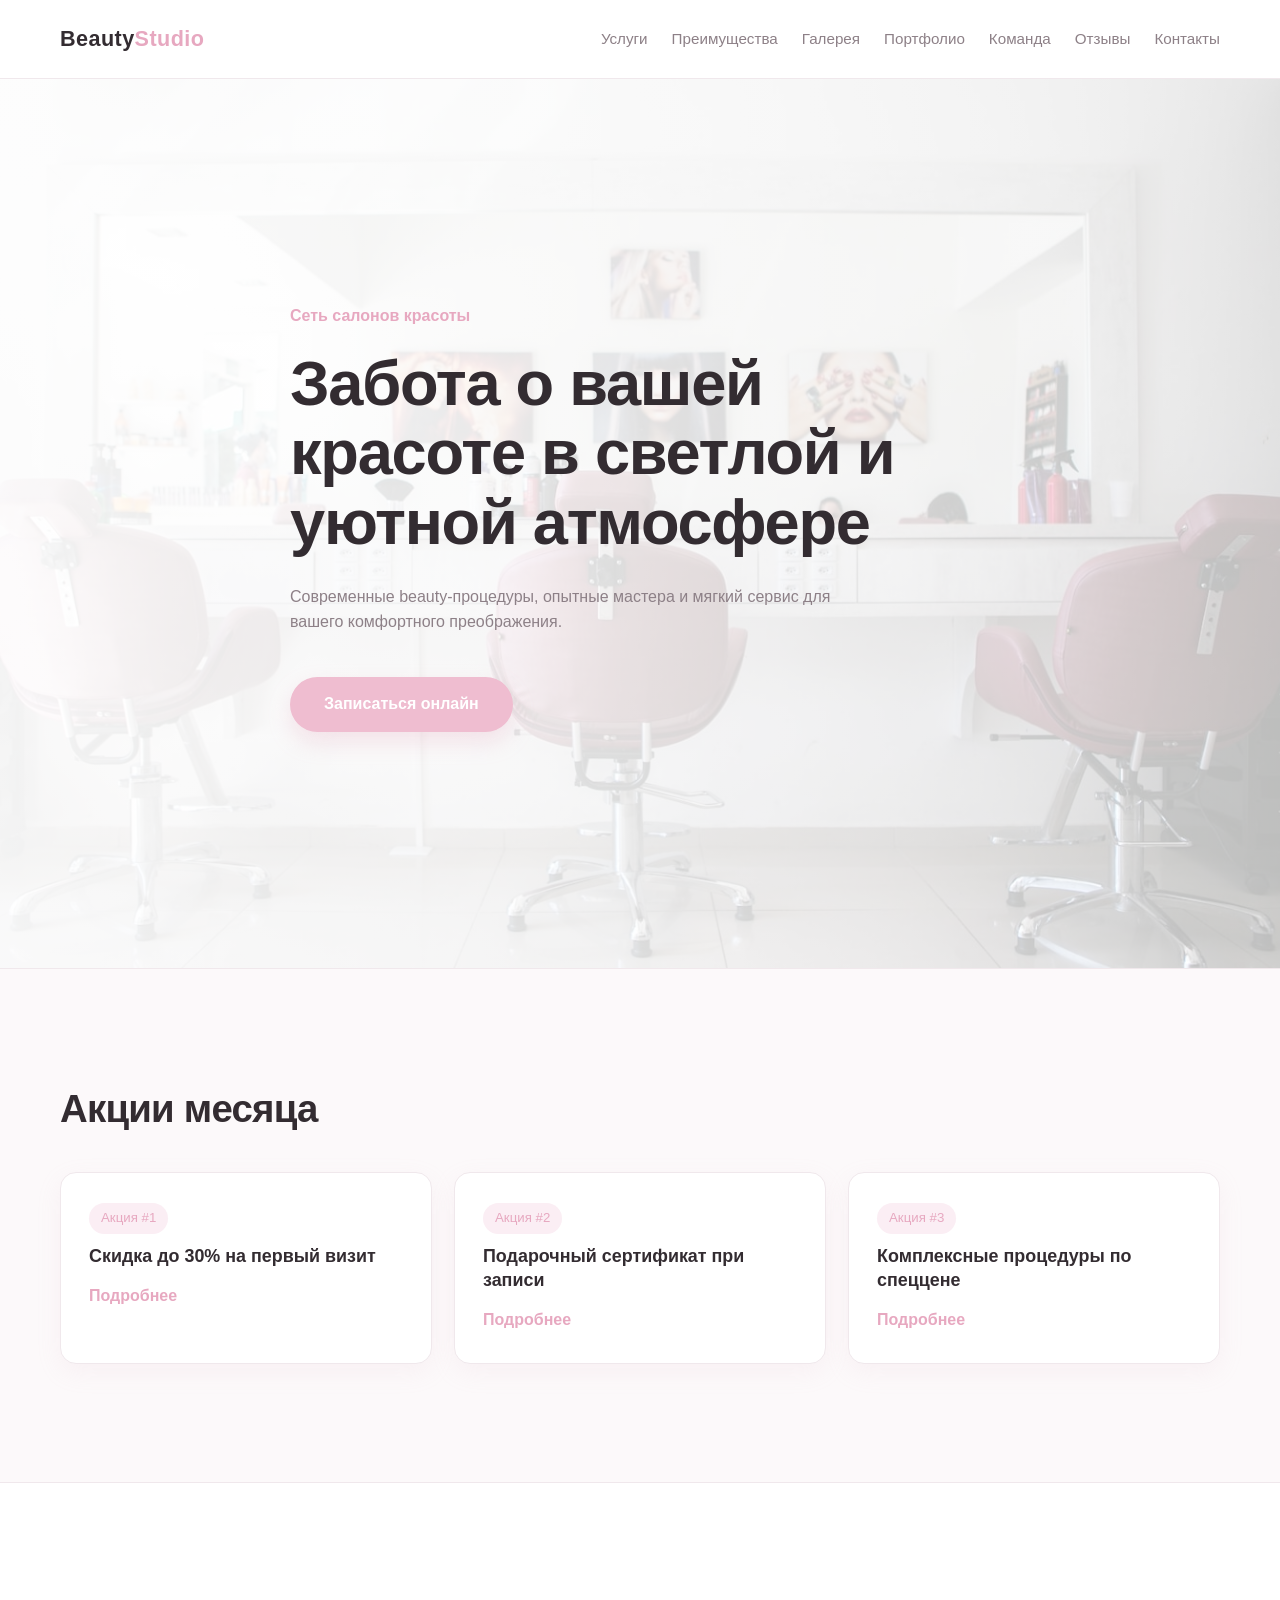
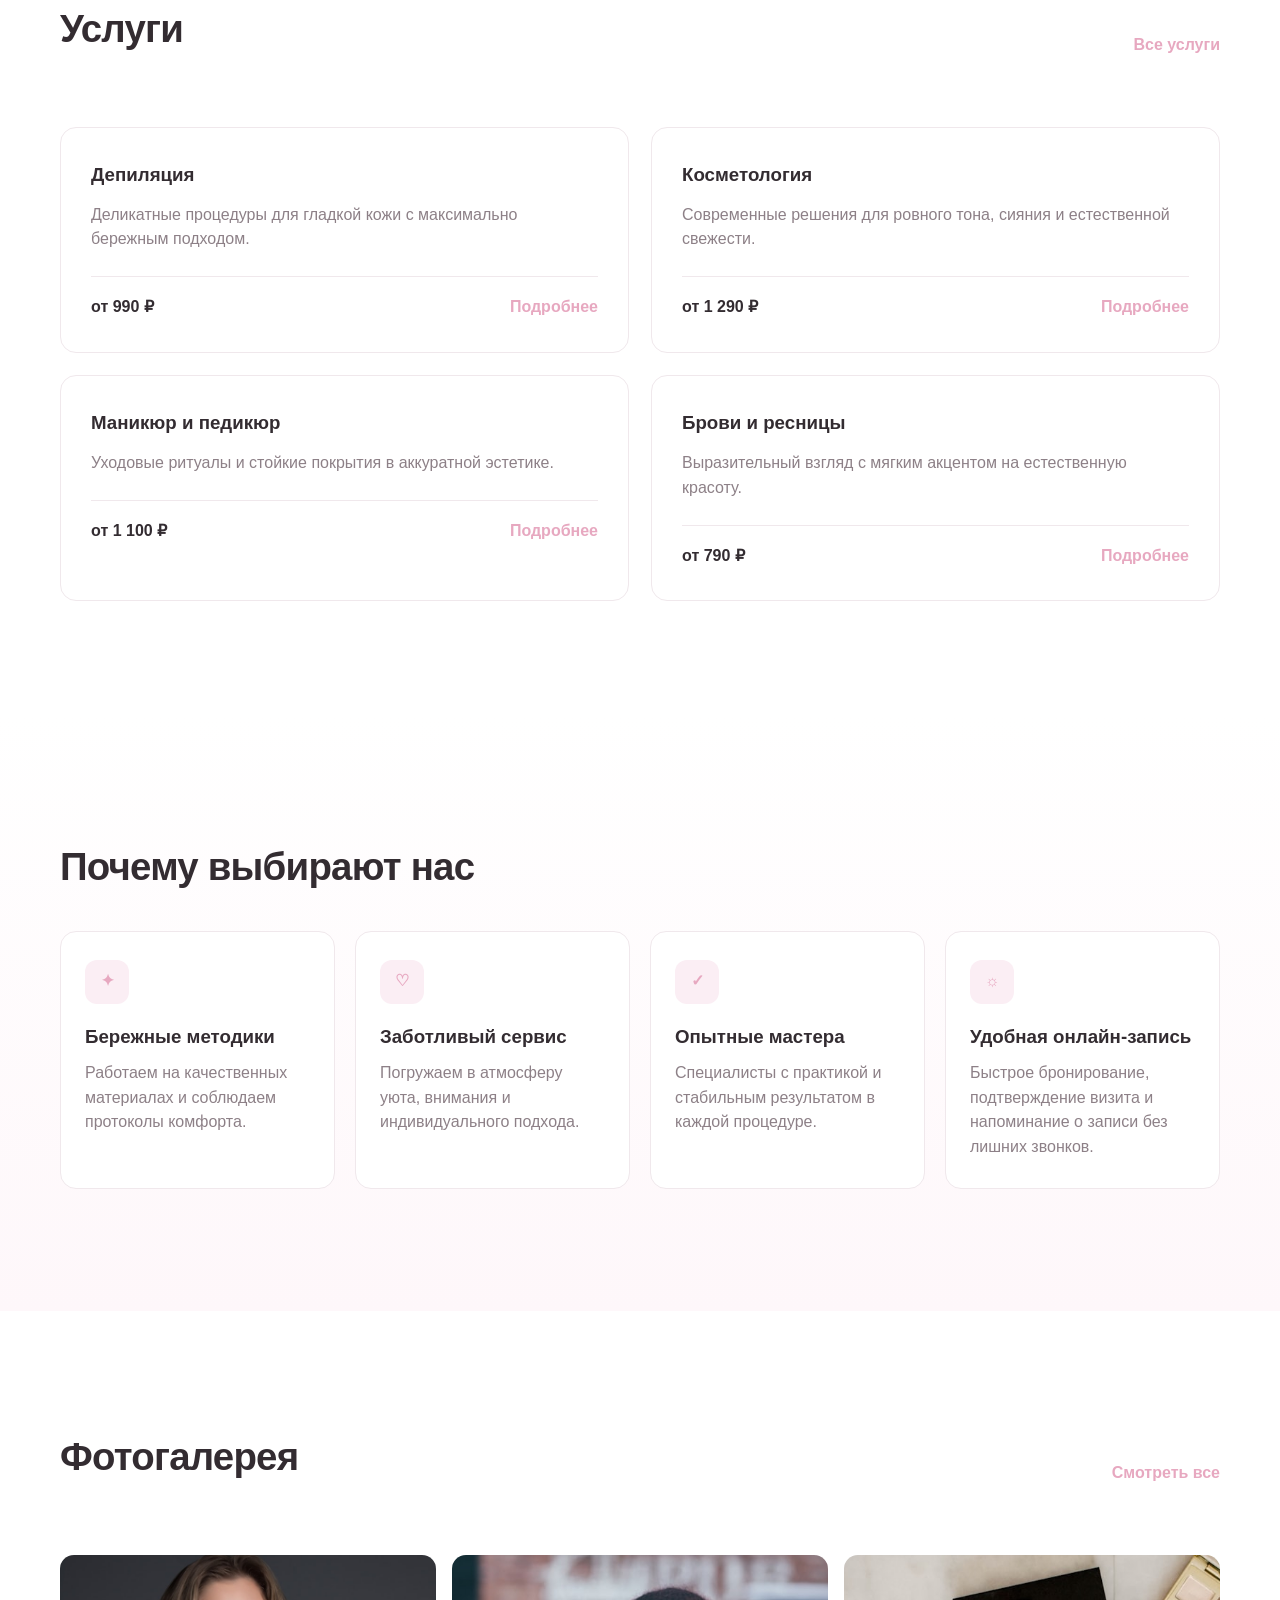
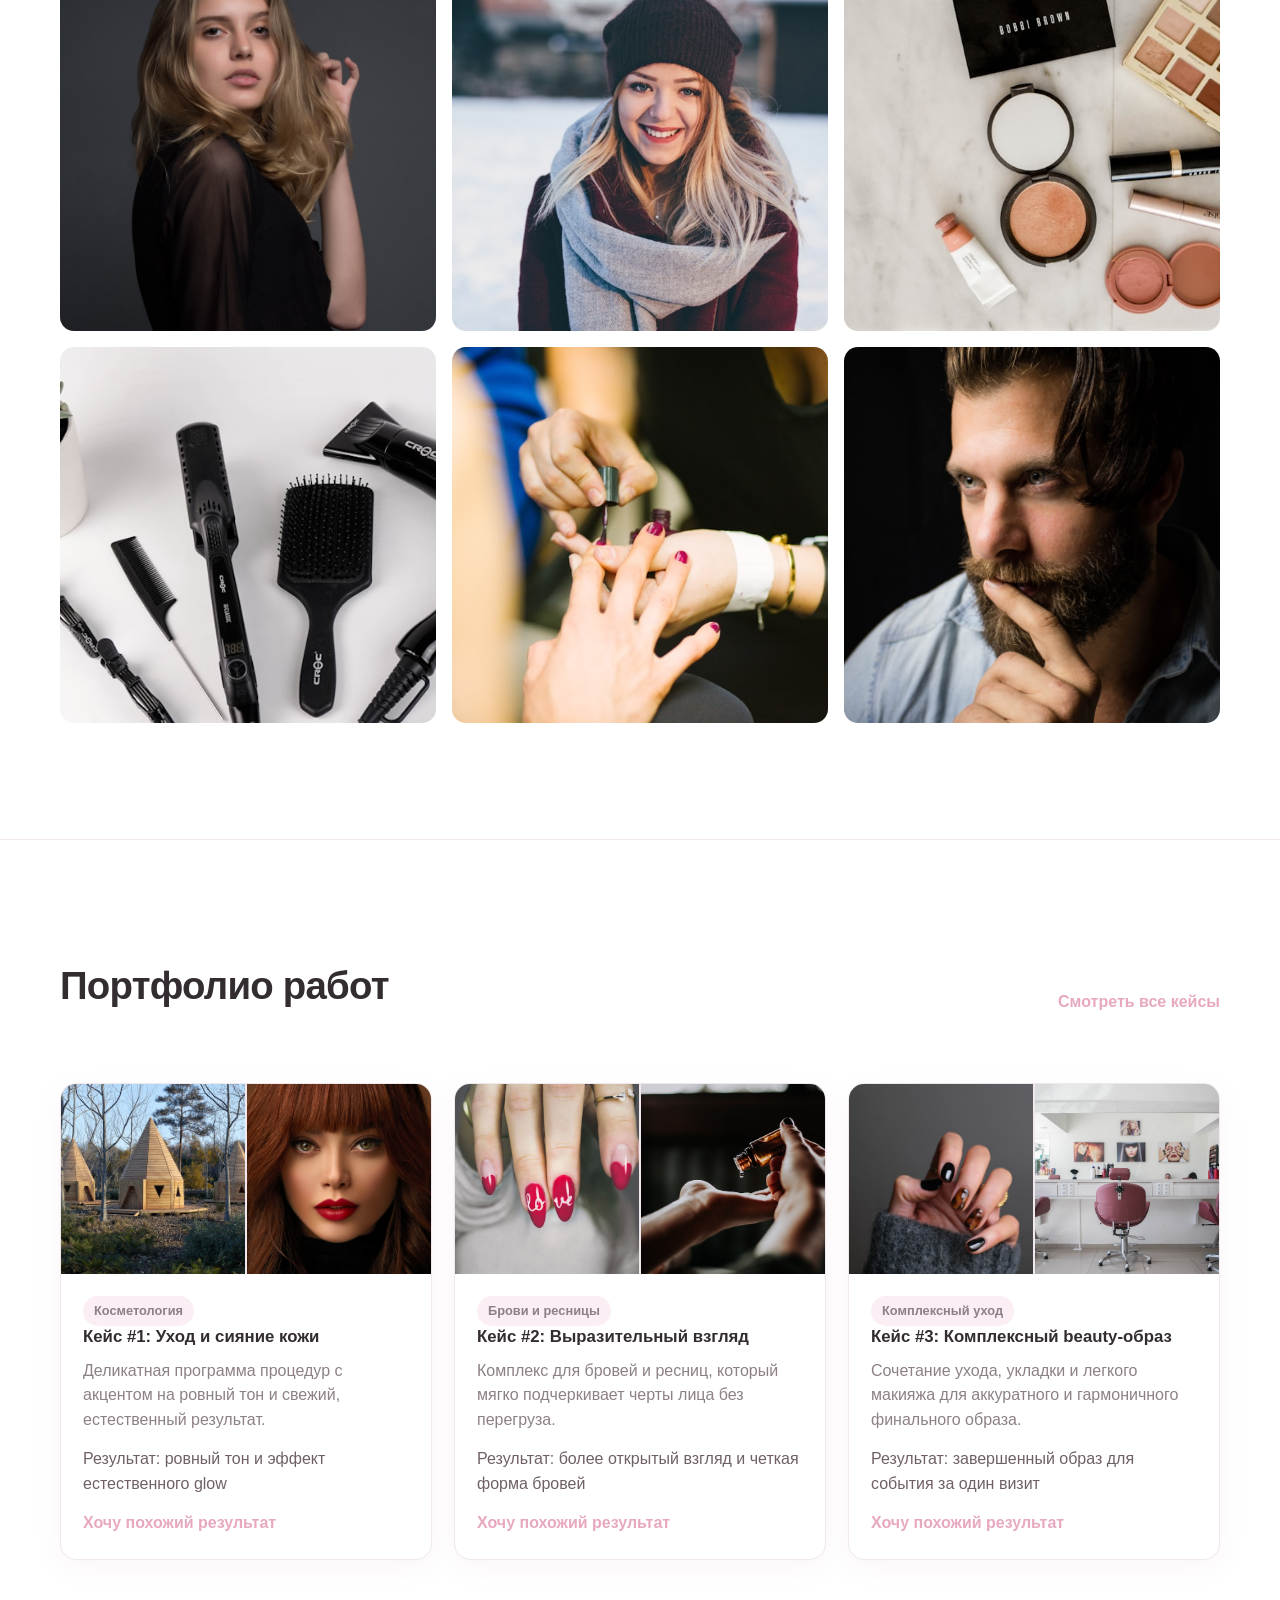
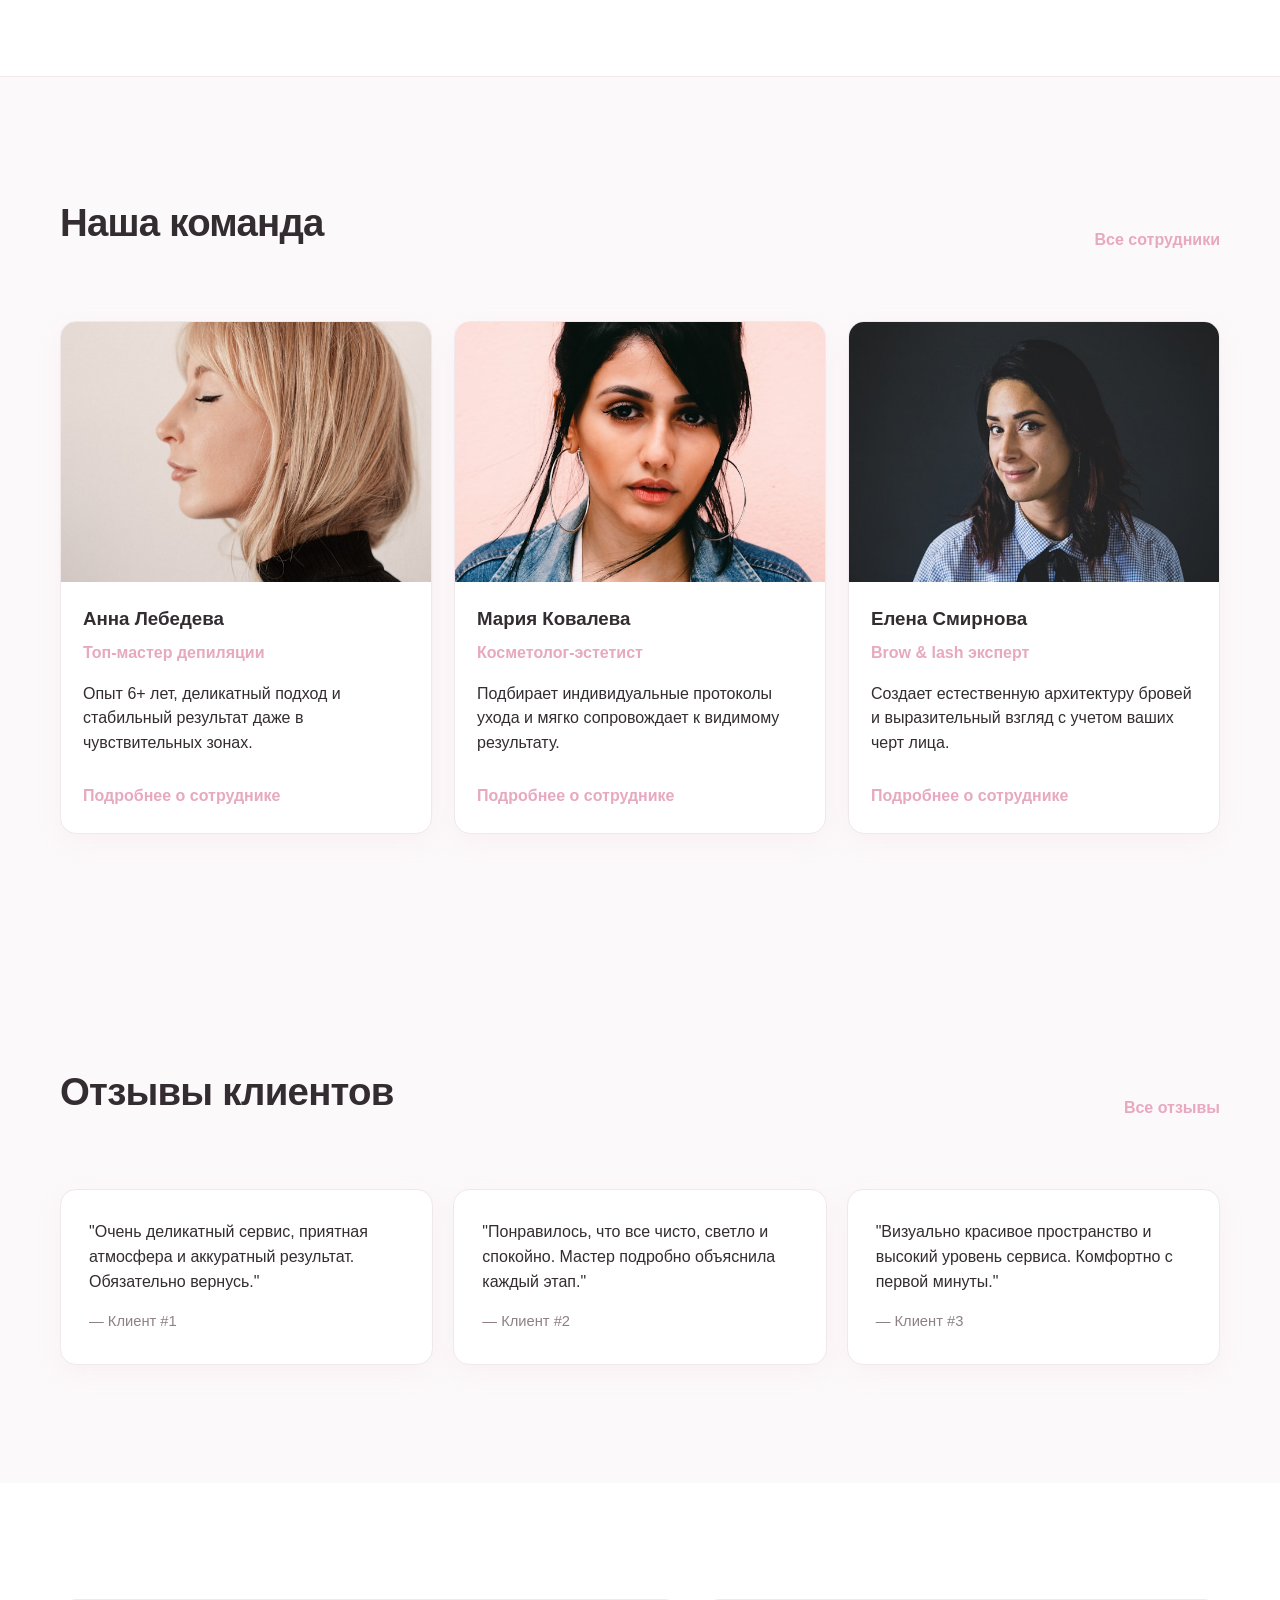
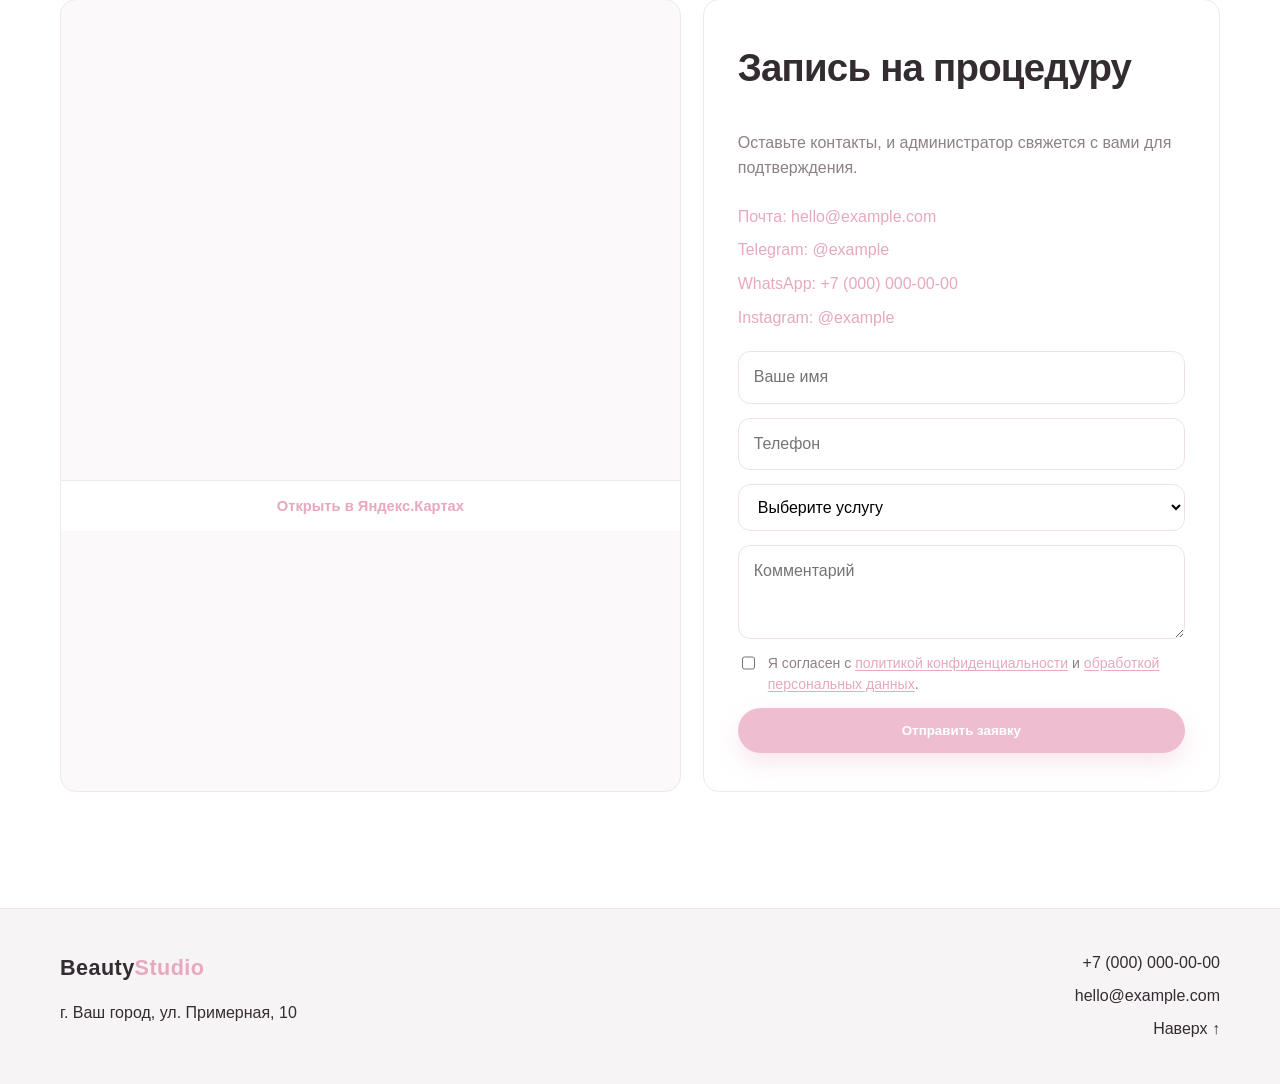
<file: index.html>
<!DOCTYPE html>
<html lang="ru">
<head>
  <meta charset="UTF-8">
  <meta name="viewport" content="width=device-width, initial-scale=1.0">
  <title>Beauty Studio - Светлый beauty лендинг</title>
  <meta name="description" content="Светлый beauty сайт с пастельными акцентами, услугами, галереей, отзывами и формой записи.">
  <script>
    (function () {
      if (location.protocol === "file:") return;
      var p = location.pathname;
      if (p.endsWith(".html")) {
        p = p.replace(/[^/]+$/, "");
      }
      if (!p.endsWith("/")) {
        p += "/";
      }
      var b = document.createElement("base");
      b.href = p || "/";
      document.head.insertBefore(b, document.head.firstChild);
    })();
  </script>
  <link rel="stylesheet" href="styles.css">
</head>
<body>
  <header class="site-header" id="top">
    <div class="container header-inner">
      <!-- EDIT HERE: Логотип -->
      <a href="#top" class="logo">Beauty<span>Studio</span></a>

      <button class="menu-toggle" aria-label="Открыть меню" aria-expanded="false">☰</button>
      <nav class="nav">
        <a href="#services">Услуги</a>
        <a href="#advantages">Преимущества</a>
        <a href="#gallery">Галерея</a>
        <a href="#portfolio">Портфолио</a>
        <a href="#team">Команда</a>
        <a href="#reviews">Отзывы</a>
        <a href="#contacts">Контакты</a>
      </nav>
    </div>
  </header>

  <main>
    <section class="hero fade-in">
      <!-- Фон через img — тот же путь, что у галереи (корректно на GitHub Pages) -->
      <img class="hero-bg" src="images/hero.jpg" alt="" width="1600" height="900" decoding="async" fetchpriority="high">
      <div class="hero-overlay"></div>
      <div class="container hero-content">
        <!-- EDIT HERE: Hero текст -->
        <p class="hero-kicker">Сеть салонов красоты</p>
        <h1>Забота о вашей красоте в светлой и уютной атмосфере</h1>
        <p class="hero-subtitle">Современные beauty-процедуры, опытные мастера и мягкий сервис для вашего комфортного преображения.</p>
        <a href="#" class="btn btn-primary js-open-booking" id="hero-booking-btn">Записаться онлайн</a>
      </div>
    </section>

    <section class="promos fade-in">
      <div class="container">
        <h2>Акции месяца</h2>
        <div class="promo-grid">
          <!-- EDIT HERE: Карточки акций -->
          <article class="promo-card">
            <p class="promo-badge">Акция #1</p>
            <h3>Скидка до 30% на первый визит</h3>
            <a href="#" class="link-arrow js-service-details" data-service="Акция #1: Скидка до 30% на первый визит" data-description="Скидка действует на первое посещение при предварительной записи через сайт или мессенджер." data-duration="до конца месяца" data-price="выгода до 30%">Подробнее</a>
          </article>
          <article class="promo-card">
            <p class="promo-badge">Акция #2</p>
            <h3>Подарочный сертификат при записи</h3>
            <a href="#" class="link-arrow js-service-details" data-service="Акция #2: Подарочный сертификат" data-description="При записи на комплексную услугу вы получаете сертификат, который можно подарить близкому человеку." data-duration="ограниченное предложение" data-price="сертификат в подарок">Подробнее</a>
          </article>
          <article class="promo-card">
            <p class="promo-badge">Акция #3</p>
            <h3>Комплексные процедуры по спеццене</h3>
            <a href="#" class="link-arrow js-service-details" data-service="Акция #3: Комплекс по спеццене" data-description="Комбинация популярных процедур в одном визите по сниженной стоимости." data-duration="60-120 минут" data-price="индивидуальный расчет">Подробнее</a>
          </article>
        </div>
      </div>
    </section>

    <section class="services fade-in" id="services">
      <div class="container">
        <div class="section-head">
          <h2>Услуги</h2>
          <a href="#" class="link-arrow js-expand-trigger" data-target="#services-list" data-items=".is-extra-service" data-default-text="Все услуги">Все услуги</a>
        </div>
        <div class="service-grid" id="services-list">
          <!-- EDIT HERE: Услуги -->
          <article class="service-card">
            <h3>Депиляция</h3>
            <p>Деликатные процедуры для гладкой кожи с максимально бережным подходом.</p>
            <div class="service-meta"><span>от 990 ₽</span><a href="#" class="js-service-details" data-service="Депиляция" data-description="Шугаринг, воск и деликатные техники с учетом чувствительности кожи." data-duration="30-60 минут" data-price="от 990 ₽">Подробнее</a></div>
          </article>
          <article class="service-card">
            <h3>Косметология</h3>
            <p>Современные решения для ровного тона, сияния и естественной свежести.</p>
            <div class="service-meta"><span>от 1 290 ₽</span><a href="#" class="js-service-details" data-service="Косметология" data-description="Чистки, пилинги и уходовые программы под задачи вашей кожи." data-duration="45-90 минут" data-price="от 1 290 ₽">Подробнее</a></div>
          </article>
          <article class="service-card">
            <h3>Маникюр и педикюр</h3>
            <p>Уходовые ритуалы и стойкие покрытия в аккуратной эстетике.</p>
            <div class="service-meta"><span>от 1 100 ₽</span><a href="#" class="js-service-details" data-service="Маникюр и педикюр" data-description="Аппаратные и комбинированные техники, стойкие покрытия и spa-уход." data-duration="60-120 минут" data-price="от 1 100 ₽">Подробнее</a></div>
          </article>
          <article class="service-card">
            <h3>Брови и ресницы</h3>
            <p>Выразительный взгляд с мягким акцентом на естественную красоту.</p>
            <div class="service-meta"><span>от 790 ₽</span><a href="#" class="js-service-details" data-service="Брови и ресницы" data-description="Архитектура бровей, ламинирование и уходовые процедуры для выразительного взгляда." data-duration="30-75 минут" data-price="от 790 ₽">Подробнее</a></div>
          </article>
          <article class="service-card is-extra is-extra-service">
            <h3>Визаж</h3>
            <p>Дневной, вечерний и event-макияж с учетом ваших черт и стилистики образа.</p>
            <div class="service-meta"><span>от 1 490 ₽</span><a href="#" class="js-service-details" data-service="Визаж" data-description="Подбор макияжа под событие, тип кожи и ваши предпочтения по интенсивности." data-duration="45-80 минут" data-price="от 1 490 ₽">Подробнее</a></div>
          </article>
          <article class="service-card is-extra is-extra-service">
            <h3>Парикмахерские услуги</h3>
            <p>Стрижки, укладки и уходовые ритуалы для аккуратного и ухоженного вида.</p>
            <div class="service-meta"><span>от 1 390 ₽</span><a href="#" class="js-service-details" data-service="Парикмахерские услуги" data-description="Стрижки, укладки и восстановление волос в формате консультации и персонального подбора." data-duration="60-120 минут" data-price="от 1 390 ₽">Подробнее</a></div>
          </article>
          <article class="service-card is-extra is-extra-service">
            <h3>Массаж</h3>
            <p>Расслабляющие и моделирующие техники для красоты и легкости в теле.</p>
            <div class="service-meta"><span>от 1 690 ₽</span><a href="#" class="js-service-details" data-service="Массаж" data-description="Популярные программы: расслабляющий, лимфодренажный и моделирующий массаж." data-duration="45-90 минут" data-price="от 1 690 ₽">Подробнее</a></div>
          </article>
          <article class="service-card is-extra is-extra-service">
            <h3>Для мужчин</h3>
            <p>Комплекс процедур для ухода за внешностью в спокойном, комфортном формате.</p>
            <div class="service-meta"><span>от 1 090 ₽</span><a href="#" class="js-service-details" data-service="Для мужчин" data-description="Специализированные beauty-услуги для мужчин: депиляция, уход, брови, массаж." data-duration="30-90 минут" data-price="от 1 090 ₽">Подробнее</a></div>
          </article>
        </div>
      </div>
    </section>

    <section class="advantages fade-in" id="advantages">
      <div class="container">
        <h2>Почему выбирают нас</h2>
        <div class="adv-grid">
          <!-- EDIT HERE: Преимущества -->
          <article class="adv-item">
            <div class="icon">✦</div>
            <h3>Бережные методики</h3>
            <p>Работаем на качественных материалах и соблюдаем протоколы комфорта.</p>
          </article>
          <article class="adv-item">
            <div class="icon">♡</div>
            <h3>Заботливый сервис</h3>
            <p>Погружаем в атмосферу уюта, внимания и индивидуального подхода.</p>
          </article>
          <article class="adv-item">
            <div class="icon">✓</div>
            <h3>Опытные мастера</h3>
            <p>Специалисты с практикой и стабильным результатом в каждой процедуре.</p>
          </article>
          <article class="adv-item">
            <div class="icon">☼</div>
            <h3>Удобная онлайн-запись</h3>
            <p>Быстрое бронирование, подтверждение визита и напоминание о записи без лишних звонков.</p>
          </article>
        </div>
      </div>
    </section>

    <section class="gallery fade-in" id="gallery">
      <div class="container">
        <div class="section-head">
          <h2>Фотогалерея</h2>
          <a href="#" class="link-arrow js-expand-trigger" data-target="#gallery-list" data-items=".is-extra-gallery" data-default-text="Смотреть все">Смотреть все</a>
        </div>
        <div class="gallery-grid" id="gallery-list">
          <!-- EDIT HERE: Легко заменить изображения -->
          <img loading="lazy" decoding="async" src="images/gallery-01.jpg" alt="Работа мастера 1">
          <img loading="lazy" decoding="async" src="images/gallery-02.jpg" alt="Работа мастера 2">
          <img loading="lazy" decoding="async" src="images/gallery-03.jpg" alt="Работа мастера 3">
          <img loading="lazy" decoding="async" src="images/gallery-04.jpg" alt="Работа мастера 4">
          <img loading="lazy" decoding="async" src="images/gallery-05.jpg" alt="Работа мастера 5">
          <img loading="lazy" decoding="async" src="images/gallery-06.jpg" alt="Работа мастера 6">
          <img loading="lazy" decoding="async" class="is-extra is-extra-gallery" src="images/gallery-07.jpg" alt="Работа мастера 7">
          <img loading="lazy" decoding="async" class="is-extra is-extra-gallery" src="images/gallery-08.jpg" alt="Работа мастера 8">
          <img loading="lazy" decoding="async" class="is-extra is-extra-gallery" src="images/gallery-09.jpg" alt="Работа мастера 9">
          <img loading="lazy" decoding="async" class="is-extra is-extra-gallery" src="images/gallery-10.jpg" alt="Работа мастера 10">
          <img loading="lazy" decoding="async" class="is-extra is-extra-gallery" src="images/gallery-11.jpg" alt="Работа мастера 11">
          <img loading="lazy" decoding="async" class="is-extra is-extra-gallery" src="images/gallery-12.jpg" alt="Работа мастера 12">
        </div>
      </div>
    </section>

    <section class="portfolio fade-in" id="portfolio">
      <div class="container">
        <div class="section-head">
          <h2>Портфолио работ</h2>
          <a href="#" class="link-arrow js-expand-trigger" data-target="#portfolio-list" data-items=".is-extra-portfolio" data-default-text="Смотреть все кейсы">Смотреть все кейсы</a>
        </div>
        <div class="portfolio-grid" id="portfolio-list">
          <!-- EDIT HERE: Портфолио -->
          <article class="portfolio-card">
            <div class="portfolio-images">
              <img loading="lazy" decoding="async" src="images/portfolio-01a.jpg" alt="До процедуры 1">
              <img loading="lazy" decoding="async" src="images/portfolio-01b.jpg" alt="После процедуры 1">
            </div>
            <div class="portfolio-body">
              <p class="portfolio-tag">Косметология</p>
              <h3>Кейс #1: Уход и сияние кожи</h3>
              <p>Деликатная программа процедур с акцентом на ровный тон и свежий, естественный результат.</p>
              <p class="portfolio-result">Результат: ровный тон и эффект естественного glow</p>
              <a href="#" class="link-arrow js-service-details" data-service="Кейс #1: Уход и сияние кожи" data-description="Пошаговый комплекс: диагностика, щадящая чистка, увлажнение и финальный уход." data-duration="60 минут" data-price="по консультации">Хочу похожий результат</a>
            </div>
          </article>
          <article class="portfolio-card">
            <div class="portfolio-images">
              <img loading="lazy" decoding="async" src="images/portfolio-02a.jpg" alt="До процедуры 2">
              <img loading="lazy" decoding="async" src="images/portfolio-02b.jpg" alt="После процедуры 2">
            </div>
            <div class="portfolio-body">
              <p class="portfolio-tag">Брови и ресницы</p>
              <h3>Кейс #2: Выразительный взгляд</h3>
              <p>Комплекс для бровей и ресниц, который мягко подчеркивает черты лица без перегруза.</p>
              <p class="portfolio-result">Результат: более открытый взгляд и четкая форма бровей</p>
              <a href="#" class="link-arrow js-service-details" data-service="Кейс #2: Выразительный взгляд" data-description="Подбор формы, окрашивание и укладка с учетом анатомии лица и ваших пожеланий." data-duration="45 минут" data-price="по консультации">Хочу похожий результат</a>
            </div>
          </article>
          <article class="portfolio-card">
            <div class="portfolio-images">
              <img loading="lazy" decoding="async" src="images/portfolio-03a.jpg" alt="До процедуры 3">
              <img loading="lazy" decoding="async" src="images/portfolio-03b.jpg" alt="После процедуры 3">
            </div>
            <div class="portfolio-body">
              <p class="portfolio-tag">Комплексный уход</p>
              <h3>Кейс #3: Комплексный beauty-образ</h3>
              <p>Сочетание ухода, укладки и легкого макияжа для аккуратного и гармоничного финального образа.</p>
              <p class="portfolio-result">Результат: завершенный образ для события за один визит</p>
              <a href="#" class="link-arrow js-service-details" data-service="Кейс #3: Комплексный beauty-образ" data-description="Комплексная подготовка под мероприятие: уход, оформление и стилизация." data-duration="90 минут" data-price="по консультации">Хочу похожий результат</a>
            </div>
          </article>
          <article class="portfolio-card is-extra is-extra-portfolio">
            <div class="portfolio-images">
              <img loading="lazy" decoding="async" src="images/portfolio-04a.jpg" alt="До процедуры 4">
              <img loading="lazy" decoding="async" src="images/portfolio-04b.jpg" alt="После процедуры 4">
            </div>
            <div class="portfolio-body">
              <p class="portfolio-tag">Маникюр</p>
              <h3>Кейс #4: Ухоженные руки за один визит</h3>
              <p>Аппаратный маникюр и долговременное покрытие с мягкой коррекцией формы.</p>
              <p class="portfolio-result">Результат: чистый контур и стойкое покрытие</p>
              <a href="#" class="link-arrow js-service-details" data-service="Кейс #4: Ухоженные руки" data-description="Комбинация техники и ухода для аккуратного результата на каждый день." data-duration="75 минут" data-price="по консультации">Хочу похожий результат</a>
            </div>
          </article>
          <article class="portfolio-card is-extra is-extra-portfolio">
            <div class="portfolio-images">
              <img loading="lazy" decoding="async" src="images/portfolio-05a.jpg" alt="До процедуры 5">
              <img loading="lazy" decoding="async" src="images/portfolio-05b.jpg" alt="После процедуры 5">
            </div>
            <div class="portfolio-body">
              <p class="portfolio-tag">Укладка</p>
              <h3>Кейс #5: Объем и гладкость волос</h3>
              <p>Процедура восстановления и укладки с акцентом на естественный блеск.</p>
              <p class="portfolio-result">Результат: ухоженная длина и легкий объем</p>
              <a href="#" class="link-arrow js-service-details" data-service="Кейс #5: Укладка и восстановление" data-description="Подготовка волос и финишная укладка под ваш стиль." data-duration="90 минут" data-price="по консультации">Хочу похожий результат</a>
            </div>
          </article>
          <article class="portfolio-card is-extra is-extra-portfolio">
            <div class="portfolio-images">
              <img loading="lazy" decoding="async" src="images/portfolio-06a.jpg" alt="До процедуры 6">
              <img loading="lazy" decoding="async" src="images/portfolio-06b.jpg" alt="После процедуры 6">
            </div>
            <div class="portfolio-body">
              <p class="portfolio-tag">Комплекс</p>
              <h3>Кейс #6: Подготовка к событию</h3>
              <p>Комплексный маршрут процедур для гармоничного и свежего внешнего вида.</p>
              <p class="portfolio-result">Результат: готовый образ без лишнего стресса</p>
              <a href="#" class="link-arrow js-service-details" data-service="Кейс #6: Подготовка к событию" data-description="Индивидуальный комплекс ухода и оформления за один визит." data-duration="120 минут" data-price="по консультации">Хочу похожий результат</a>
            </div>
          </article>
        </div>
      </div>
    </section>

    <section class="team fade-in" id="team">
      <div class="container">
        <div class="section-head">
          <h2>Наша команда</h2>
          <a href="#" class="link-arrow js-expand-trigger" data-target="#team-list" data-items=".is-extra-team" data-default-text="Все сотрудники">Все сотрудники</a>
        </div>
        <div class="team-grid" id="team-list">
          <!-- EDIT HERE: Сотрудники -->
          <article class="team-card js-team-card" data-name="Анна Лебедева" data-role="Топ-мастер депиляции" data-age="29 лет" data-exp="6 лет" data-spec="шугаринг и воск" data-about="Работает с чувствительной кожей, подбирает деликатные техники и объясняет каждый этап процедуры.">
            <img loading="lazy" decoding="async" src="images/team-01.jpg" alt="Специалист 1">
            <div class="team-body">
              <h3>Анна Лебедева</h3>
              <p class="team-role">Топ-мастер депиляции</p>
              <p>Опыт 6+ лет, деликатный подход и стабильный результат даже в чувствительных зонах.</p>
              <a href="#" class="link-arrow js-team-details">Подробнее о сотруднике</a>
            </div>
          </article>
          <article class="team-card js-team-card" data-name="Мария Ковалева" data-role="Косметолог-эстетист" data-age="34 года" data-exp="8 лет" data-spec="чистки, пилинги, уходовые протоколы" data-about="Составляет индивидуальные программы и помогает поддерживать результат между визитами.">
            <img loading="lazy" decoding="async" src="images/team-02.jpg" alt="Специалист 2">
            <div class="team-body">
              <h3>Мария Ковалева</h3>
              <p class="team-role">Косметолог-эстетист</p>
              <p>Подбирает индивидуальные протоколы ухода и мягко сопровождает к видимому результату.</p>
              <a href="#" class="link-arrow js-team-details">Подробнее о сотруднике</a>
            </div>
          </article>
          <article class="team-card js-team-card" data-name="Елена Смирнова" data-role="Brow & lash эксперт" data-age="27 лет" data-exp="5 лет" data-spec="архитектура бровей и ламинирование" data-about="Создает естественные формы и балансирует акцент на чертах лица без перегруженного эффекта.">
            <img loading="lazy" decoding="async" src="images/team-03.jpg" alt="Специалист 3">
            <div class="team-body">
              <h3>Елена Смирнова</h3>
              <p class="team-role">Brow & lash эксперт</p>
              <p>Создает естественную архитектуру бровей и выразительный взгляд с учетом ваших черт лица.</p>
              <a href="#" class="link-arrow js-team-details">Подробнее о сотруднике</a>
            </div>
          </article>
          <article class="team-card js-team-card is-extra is-extra-team" data-name="Ольга Романова" data-role="Мастер ногтевого сервиса" data-age="31 год" data-exp="7 лет" data-spec="аппаратный маникюр и педикюр" data-about="Работает аккуратно и быстро, подбирает долговременные покрытия под образ жизни клиента.">
            <img loading="lazy" decoding="async" src="images/team-04.jpg" alt="Специалист 4">
            <div class="team-body">
              <h3>Ольга Романова</h3>
              <p class="team-role">Мастер ногтевого сервиса</p>
              <p>Опыт 7 лет, бережный уход за ногтями и идеальная посадка покрытия.</p>
              <a href="#" class="link-arrow js-team-details">Подробнее о сотруднике</a>
            </div>
          </article>
          <article class="team-card js-team-card is-extra is-extra-team" data-name="Наталья Орехова" data-role="Визажист-стилист" data-age="30 лет" data-exp="9 лет" data-spec="дневной и вечерний макияж" data-about="Подбирает макияж под особенности лица и формат события, создает аккуратные и элегантные образы.">
            <img loading="lazy" decoding="async" src="images/team-05.jpg" alt="Специалист 5">
            <div class="team-body">
              <h3>Наталья Орехова</h3>
              <p class="team-role">Визажист-стилист</p>
              <p>Опыт 9 лет, естественные и праздничные образы с учетом пожеланий клиента.</p>
              <a href="#" class="link-arrow js-team-details">Подробнее о сотруднике</a>
            </div>
          </article>
          <article class="team-card js-team-card is-extra is-extra-team" data-name="Ирина Данилова" data-role="Массажист-эстетист" data-age="36 лет" data-exp="10 лет" data-spec="релакс и лимфодренажные техники" data-about="Комбинирует массажные техники для расслабления, восстановления тонуса и эстетического эффекта.">
            <img loading="lazy" decoding="async" src="images/team-06.jpg" alt="Специалист 6">
            <div class="team-body">
              <h3>Ирина Данилова</h3>
              <p class="team-role">Массажист-эстетист</p>
              <p>Опыт 10 лет, комфортные программы для тела и общего самочувствия.</p>
              <a href="#" class="link-arrow js-team-details">Подробнее о сотруднике</a>
            </div>
          </article>
        </div>
      </div>
    </section>

    <section class="reviews fade-in" id="reviews">
      <div class="container">
        <div class="section-head">
          <h2>Отзывы клиентов</h2>
          <a href="#" class="link-arrow js-expand-trigger" data-target="#reviews-list" data-items=".is-extra-review" data-default-text="Все отзывы">Все отзывы</a>
        </div>
        <div class="review-grid" id="reviews-list">
          <!-- EDIT HERE: Отзывы -->
          <article class="review-card">
            <p>"Очень деликатный сервис, приятная атмосфера и аккуратный результат. Обязательно вернусь."</p>
            <span>— Клиент #1</span>
          </article>
          <article class="review-card">
            <p>"Понравилось, что все чисто, светло и спокойно. Мастер подробно объяснила каждый этап."</p>
            <span>— Клиент #2</span>
          </article>
          <article class="review-card">
            <p>"Визуально красивое пространство и высокий уровень сервиса. Комфортно с первой минуты."</p>
            <span>— Клиент #3</span>
          </article>
          <article class="review-card is-extra is-extra-review">
            <p>"Записалась через сайт за пару минут, администратор быстро подтвердил время. Очень удобно."</p>
            <span>— Клиент #4</span>
          </article>
          <article class="review-card is-extra is-extra-review">
            <p>"Хожу регулярно к одному мастеру, всегда стабильный результат и приятная атмосфера."</p>
            <span>— Клиент #5</span>
          </article>
          <article class="review-card is-extra is-extra-review">
            <p>"Понравился подход: сначала консультация, потом процедура. Все понятно и без навязывания."</p>
            <span>— Клиент #6</span>
          </article>
        </div>
      </div>
    </section>

    <section class="contacts fade-in" id="contacts">
      <div class="container contacts-layout">
        <div class="contacts-map contacts-map--embed" aria-label="Карта салона">
          <!-- Надежное встраивание: OSM показывает карту в любых браузерах и webview -->
          <iframe
            class="contacts-map__frame"
            loading="lazy"
            allowfullscreen
            referrerpolicy="no-referrer-when-downgrade"
            src="https://www.openstreetmap.org/export/embed.html?bbox=37.53%2C55.71%2C37.68%2C55.79&amp;layer=mapnik&amp;marker=55.75%2C37.62"
            title="Карта салона"></iframe>
          <div class="contacts-map__bar">
            <a
              class="contacts-map__external"
              href="https://yandex.ru/maps/?text=%D0%B3.%20%D0%92%D0%B0%D1%88%20%D0%B3%D0%BE%D1%80%D0%BE%D0%B4%2C%20%D1%83%D0%BB.%20%D0%9F%D1%80%D0%B8%D0%BC%D0%B5%D1%80%D0%BD%D0%B0%D1%8F%2C%2010"
              target="_blank"
              rel="noopener noreferrer">Открыть в Яндекс.Картах</a>
          </div>
        </div>
        <div class="contacts-form-wrap">
          <h2>Запись на процедуру</h2>
          <p>Оставьте контакты, и администратор свяжется с вами для подтверждения.</p>
          <div class="contact-channels">
            <!-- EDIT HERE: Контактные каналы -->
            <a href="mailto:hello@example.com">Почта: hello@example.com</a>
            <a href="https://t.me/example" target="_blank" rel="noopener noreferrer">Telegram: @example</a>
            <a href="https://wa.me/70000000000" target="_blank" rel="noopener noreferrer">WhatsApp: +7 (000) 000-00-00</a>
            <a href="https://instagram.com/example" target="_blank" rel="noopener noreferrer">Instagram: @example</a>
          </div>
          <form class="contacts-form" id="booking-form">
            <!-- EDIT HERE: Контакты и формы -->
            <input type="text" name="name" placeholder="Ваше имя" required>
            <input type="tel" name="phone" placeholder="Телефон" required>
            <select name="service" required>
              <option value="">Выберите услугу</option>
              <option>Депиляция</option>
              <option>Косметология</option>
              <option>Маникюр/Педикюр</option>
              <option>Брови/Ресницы</option>
            </select>
            <textarea name="message" placeholder="Комментарий"></textarea>
            <label class="form-consent">
              <input type="checkbox" required>
              <span>Я согласен с <a href="privacy-policy.html">политикой конфиденциальности</a> и <a href="personal-data.html">обработкой персональных данных</a>.</span>
            </label>
            <button class="btn btn-primary" type="submit">Отправить заявку</button>
          </form>
          <p class="form-success" id="form-success" hidden>Спасибо! Заявка отправлена.</p>
        </div>
      </div>
    </section>

  </main>

  <footer class="site-footer">
    <div class="container footer-inner">
      <!-- EDIT HERE: Footer контакты -->
      <div>
        <p class="logo">Beauty<span>Studio</span></p>
        <p>г. Ваш город, ул. Примерная, 10</p>
      </div>
      <div class="footer-links">
        <a href="tel:+70000000000">+7 (000) 000-00-00</a>
        <a href="mailto:hello@example.com">hello@example.com</a>
        <a href="#top">Наверх ↑</a>
      </div>
    </div>
  </footer>

  <div class="modal booking-modal" id="booking-modal" hidden>
    <div class="booking-modal__backdrop" data-close-booking></div>
    <div class="booking-modal__panel" role="dialog" aria-modal="true" aria-labelledby="booking-modal-title">
      <div class="booking-modal__top">
        <span class="booking-modal__badge">Запись</span>
        <button type="button" class="booking-modal__close" data-close-booking aria-label="Закрыть">×</button>
      </div>
      <h2 class="booking-modal__title" id="booking-modal-title">Запишитесь онлайн</h2>
      <form class="booking-modal__form" id="hero-booking-form">
        <div class="booking-modal__field">
          <label class="booking-modal__label" for="booking-name">Имя</label>
          <input class="booking-modal__input" type="text" id="booking-name" name="name" placeholder="Как к вам обращаться?" required autocomplete="name">
        </div>
        <div class="booking-modal__field">
          <label class="booking-modal__label" for="booking-phone">Телефон</label>
          <input class="booking-modal__input" type="tel" id="booking-phone" name="phone" placeholder="+7 ..." required autocomplete="tel">
        </div>
        <div class="booking-modal__field">
          <label class="booking-modal__label" for="booking-service">Услуга</label>
          <div class="booking-modal__select-wrap">
            <select class="booking-modal__select" id="booking-service" name="service" required>
              <option value="">Выберите услугу</option>
              <option>Депиляция</option>
              <option>Косметология</option>
              <option>Маникюр / педикюр</option>
              <option>Брови и ресницы</option>
              <option>Визаж</option>
              <option>Женская стрижка</option>
            </select>
          </div>
        </div>
        <button type="submit" class="booking-modal__submit">Отправить заявку</button>
        <p class="booking-modal__hint">Я согласен с <a href="privacy-policy.html">политикой конфиденциальности</a> и <a href="personal-data.html">обработкой персональных данных</a>.</p>
        <p class="booking-modal__success" id="booking-modal-success" hidden>Спасибо! Мы свяжемся с вами в ближайшее время.</p>
      </form>
    </div>
  </div>

  <div class="modal" id="details-modal" hidden>
    <div class="modal-backdrop" data-close-details></div>
    <div class="modal-content details-content">
      <button class="modal-close" type="button" data-close-details aria-label="Закрыть">×</button>
      <h3 id="details-title"></h3>
      <p id="details-description"></p>
      <ul class="details-list">
        <li><strong>Длительность:</strong> <span id="details-duration"></span></li>
        <li><strong>Стоимость:</strong> <span id="details-price"></span></li>
      </ul>
      <a href="#" class="btn btn-primary js-open-booking" data-close-details>Записаться на консультацию</a>
    </div>
  </div>

  <div class="modal" id="team-modal" hidden>
    <div class="modal-backdrop" data-close-team></div>
    <div class="modal-content details-content">
      <button class="modal-close" type="button" data-close-team aria-label="Закрыть">×</button>
      <h3 id="team-name"></h3>
      <p id="team-role"></p>
      <ul class="details-list">
        <li><strong>Возраст:</strong> <span id="team-age"></span></li>
        <li><strong>Опыт:</strong> <span id="team-exp"></span></li>
        <li><strong>Специализация:</strong> <span id="team-spec"></span></li>
      </ul>
      <p id="team-about"></p>
      <a href="#" class="btn btn-primary js-open-booking" data-close-team>Записаться к специалисту</a>
    </div>
  </div>

  <script src="script.js"></script>
</body>
</html>
</file>
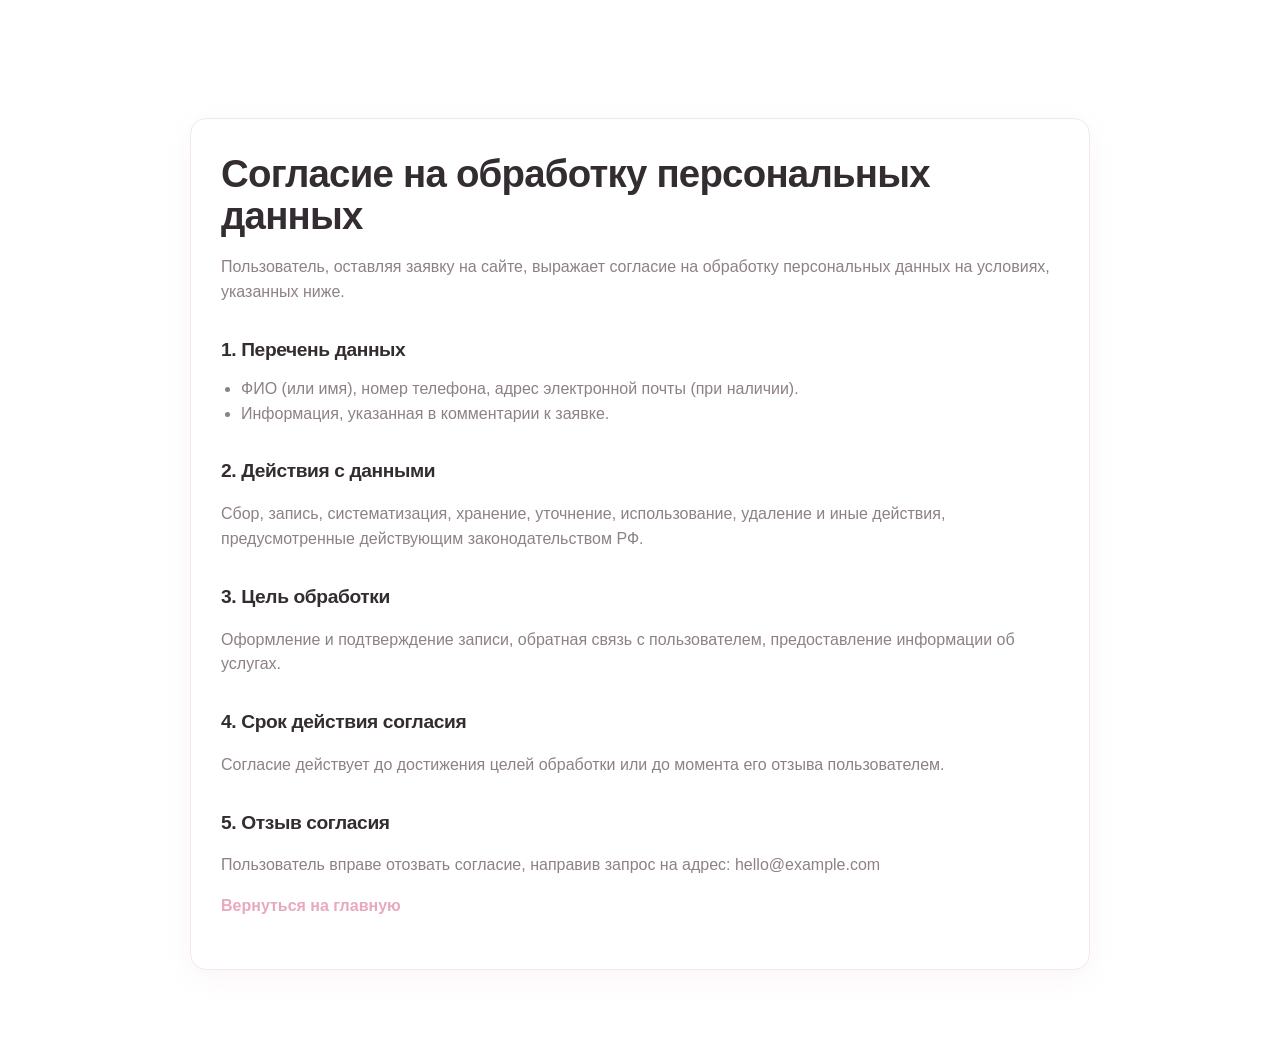
<file: personal-data.html>
<!DOCTYPE html>
<html lang="ru">
<head>
  <meta charset="UTF-8">
  <meta name="viewport" content="width=device-width, initial-scale=1.0">
  <title>Согласие на обработку персональных данных</title>
  <meta name="description" content="Согласие на обработку персональных данных сайта Beauty Studio.">
  <link rel="stylesheet" href="styles.css">
</head>
<body>
  <main>
    <section class="legal-page">
      <div class="container">
        <article class="legal-card">
          <h1>Согласие на обработку персональных данных</h1>
          <p>Пользователь, оставляя заявку на сайте, выражает согласие на обработку персональных данных на условиях, указанных ниже.</p>

          <h2>1. Перечень данных</h2>
          <ul>
            <li>ФИО (или имя), номер телефона, адрес электронной почты (при наличии).</li>
            <li>Информация, указанная в комментарии к заявке.</li>
          </ul>

          <h2>2. Действия с данными</h2>
          <p>Сбор, запись, систематизация, хранение, уточнение, использование, удаление и иные действия, предусмотренные действующим законодательством РФ.</p>

          <h2>3. Цель обработки</h2>
          <p>Оформление и подтверждение записи, обратная связь с пользователем, предоставление информации об услугах.</p>

          <h2>4. Срок действия согласия</h2>
          <p>Согласие действует до достижения целей обработки или до момента его отзыва пользователем.</p>

          <h2>5. Отзыв согласия</h2>
          <p>Пользователь вправе отозвать согласие, направив запрос на адрес: <a href="mailto:hello@example.com">hello@example.com</a></p>

          <p><a class="link-arrow" href="index.html#top">Вернуться на главную</a></p>
        </article>
      </div>
    </section>
  </main>
</body>
</html>
</file>
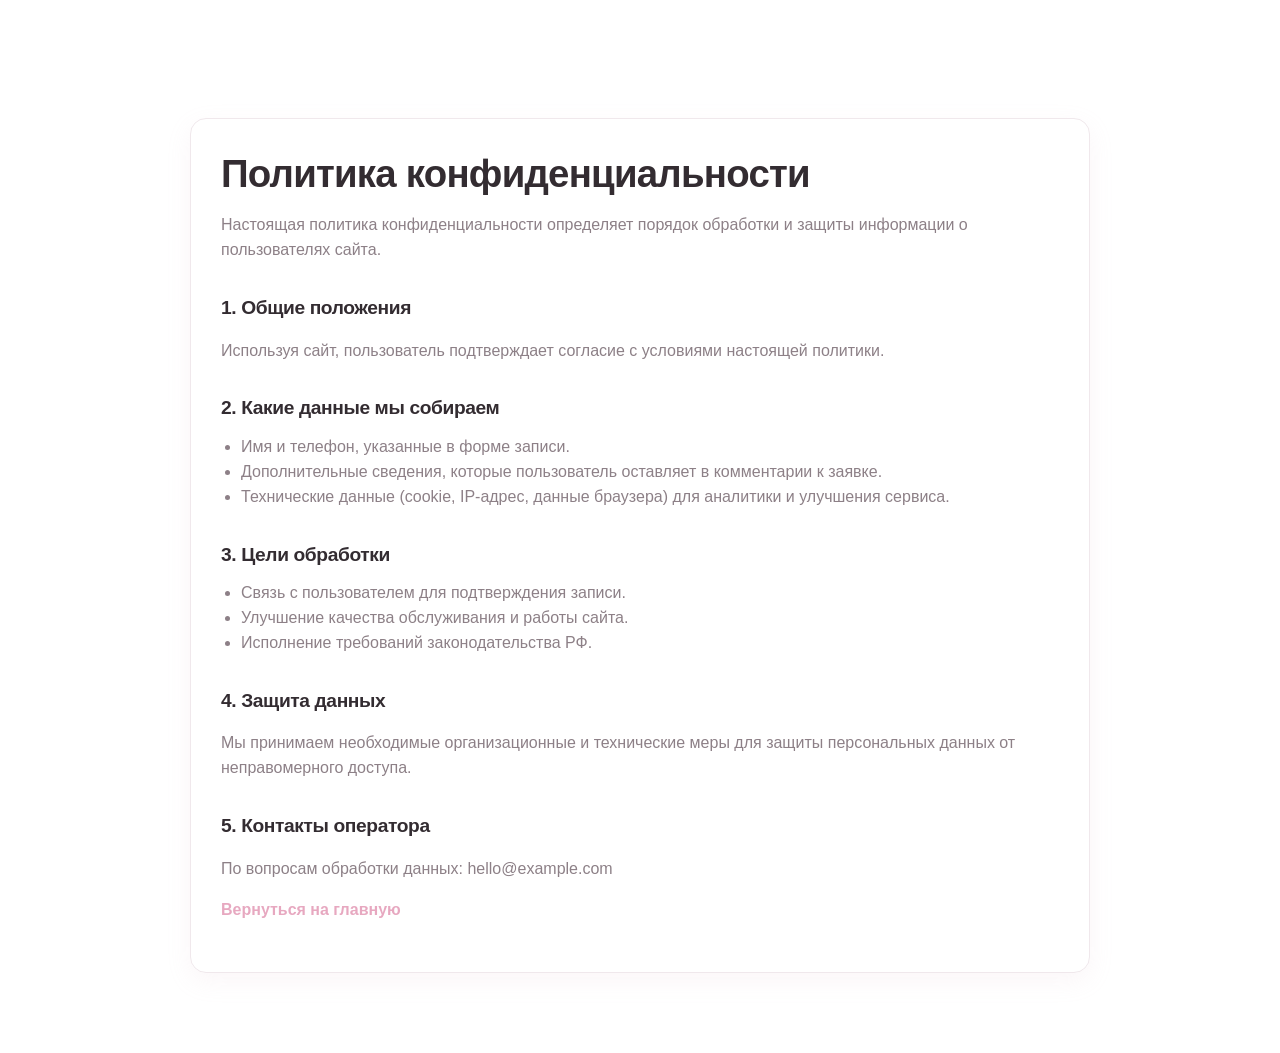
<file: privacy-policy.html>
<!DOCTYPE html>
<html lang="ru">
<head>
  <meta charset="UTF-8">
  <meta name="viewport" content="width=device-width, initial-scale=1.0">
  <title>Политика конфиденциальности</title>
  <meta name="description" content="Политика конфиденциальности сайта Beauty Studio.">
  <link rel="stylesheet" href="styles.css">
</head>
<body>
  <main>
    <section class="legal-page">
      <div class="container">
        <article class="legal-card">
          <h1>Политика конфиденциальности</h1>
          <p>Настоящая политика конфиденциальности определяет порядок обработки и защиты информации о пользователях сайта.</p>

          <h2>1. Общие положения</h2>
          <p>Используя сайт, пользователь подтверждает согласие с условиями настоящей политики.</p>

          <h2>2. Какие данные мы собираем</h2>
          <ul>
            <li>Имя и телефон, указанные в форме записи.</li>
            <li>Дополнительные сведения, которые пользователь оставляет в комментарии к заявке.</li>
            <li>Технические данные (cookie, IP-адрес, данные браузера) для аналитики и улучшения сервиса.</li>
          </ul>

          <h2>3. Цели обработки</h2>
          <ul>
            <li>Связь с пользователем для подтверждения записи.</li>
            <li>Улучшение качества обслуживания и работы сайта.</li>
            <li>Исполнение требований законодательства РФ.</li>
          </ul>

          <h2>4. Защита данных</h2>
          <p>Мы принимаем необходимые организационные и технические меры для защиты персональных данных от неправомерного доступа.</p>

          <h2>5. Контакты оператора</h2>
          <p>По вопросам обработки данных: <a href="mailto:hello@example.com">hello@example.com</a></p>

          <p><a class="link-arrow" href="index.html#top">Вернуться на главную</a></p>
        </article>
      </div>
    </section>
  </main>
</body>
</html>
</file>
<file: styles.css>
:root {
  --bg: #ffffff;
  --bg-soft: #fcf9fa;
  --line: #f0e8ec;
  --text: #332c31;
  --muted: #8d8087;
  --pink: #efbdd0;
  --pink-strong: #e7a8c0;
  --pink-soft: #fbeef4;
  --shadow: 0 8px 24px rgba(224, 183, 198, 0.12);
  --radius: 16px;
}

* {
  box-sizing: border-box;
}

html {
  scroll-behavior: auto;
}

body {
  margin: 0;
  font-family: "Montserrat", sans-serif;
  color: var(--text);
  background: var(--bg);
  line-height: 1.55;
}

img {
  max-width: 100%;
  display: block;
}

a {
  color: inherit;
  text-decoration: none;
}

.container {
  width: min(1160px, calc(100% - 56px));
  margin-inline: auto;
}

.is-extra {
  display: none !important;
}

.is-extra.is-visible {
  display: block !important;
}

.site-header {
  position: fixed;
  inset: 0 0 auto 0;
  z-index: 30;
  background: rgba(255, 255, 255, 0.97);
  border-bottom: 1px solid var(--line);
}

.header-inner {
  height: 78px;
  display: flex;
  align-items: center;
  justify-content: space-between;
  gap: 24px;
}

.logo {
  margin: 0;
  font-size: 1.35rem;
  font-weight: 700;
  letter-spacing: 0.02em;
}

.logo span {
  color: var(--pink-strong);
}

.nav {
  display: flex;
  gap: 24px;
}

.nav a {
  color: var(--muted);
  font-size: 0.95rem;
  transition: color 0.25s ease;
}

.nav a:hover {
  color: var(--pink-strong);
}

.menu-toggle {
  display: none;
  border: 1px solid var(--line);
  background: #fff;
  border-radius: 10px;
  padding: 8px 10px;
  font-size: 1rem;
}

.hero {
  margin-top: 78px;
  min-height: 88vh;
  position: relative;
  display: grid;
  align-items: center;
  overflow: hidden;
}

.hero-bg {
  position: absolute;
  inset: 0;
  width: 100%;
  height: 100%;
  max-width: none;
  object-fit: cover;
  object-position: center;
  z-index: 0;
  pointer-events: none;
}

.hero-overlay {
  position: absolute;
  inset: 0;
  z-index: 1;
  background: linear-gradient(to right, rgba(255, 255, 255, 0.95), rgba(255, 255, 255, 0.74));
}

.hero-content {
  position: relative;
  z-index: 2;
  padding: 110px 0 120px;
  max-width: 700px;
}

.hero-kicker {
  margin: 0 0 20px;
  color: var(--pink-strong);
  font-weight: 600;
}

h1 {
  margin: 0;
  font-size: clamp(2.2rem, 5vw, 3.95rem);
  line-height: 1.1;
  letter-spacing: -0.02em;
}

.hero-subtitle {
  margin: 28px 0 42px;
  color: var(--muted);
  max-width: 560px;
}

.btn {
  display: inline-flex;
  align-items: center;
  justify-content: center;
  border-radius: 999px;
  padding: 15px 34px;
  border: 0;
  font-weight: 600;
  cursor: pointer;
  transition: transform 0.22s ease, box-shadow 0.22s ease, background-color 0.22s ease;
}

.btn-primary {
  background: var(--pink);
  color: #fff;
  box-shadow: 0 10px 22px rgba(231, 168, 192, 0.28);
}

.btn-primary:hover {
  background: var(--pink-strong);
  transform: translateY(-2px);
}

section {
  padding: 116px 0;
}

h2 {
  font-size: clamp(1.65rem, 3vw, 2.4rem);
  margin: 0 0 34px;
  letter-spacing: -0.02em;
}

.section-head {
  display: flex;
  align-items: center;
  justify-content: space-between;
  gap: 18px;
  margin-bottom: 34px;
}

.link-arrow {
  color: var(--pink-strong);
  font-weight: 600;
}

.promos {
  background: var(--bg-soft);
  border-top: 1px solid var(--line);
  border-bottom: 1px solid var(--line);
  padding: 110px 0 118px;
}

.promo-grid {
  display: grid;
  grid-template-columns: repeat(3, minmax(0, 1fr));
  gap: 22px;
}

.promo-card {
  background: #fff;
  border: 1px solid var(--line);
  border-radius: var(--radius);
  padding: 30px 28px;
  box-shadow: var(--shadow);
}

.promo-badge {
  margin: 0 0 10px;
  display: inline-block;
  font-size: 0.83rem;
  color: var(--pink-strong);
  background: var(--pink-soft);
  border-radius: 999px;
  padding: 5px 12px;
}

.promo-card h3 {
  margin: 0 0 16px;
  font-size: 1.12rem;
  line-height: 1.35;
}

.service-grid {
  display: grid;
  grid-template-columns: repeat(2, minmax(0, 1fr));
  gap: 22px;
}

.service-card {
  border: 1px solid var(--line);
  background: #fff;
  border-radius: var(--radius);
  padding: 32px 30px;
  transition: border-color 0.2s ease, transform 0.22s ease;
}

.service-card:hover {
  border-color: #efcade;
  transform: translateY(-3px);
}

.service-card h3 {
  margin: 0 0 14px;
}

.service-card p {
  margin: 0;
  color: var(--muted);
}

.service-meta {
  margin-top: 24px;
  padding-top: 18px;
  border-top: 1px solid var(--line);
  display: flex;
  justify-content: space-between;
  align-items: center;
}

.service-meta span {
  font-weight: 700;
}

.service-meta a {
  color: var(--pink-strong);
  font-weight: 600;
}

.advantages {
  background: linear-gradient(180deg, #fff 0%, #fef7fa 100%);
  padding-top: 120px;
  padding-bottom: 122px;
}

.adv-grid {
  display: grid;
  grid-template-columns: repeat(4, minmax(0, 1fr));
  gap: 20px;
}

.adv-item {
  background: #fff;
  border: 1px solid var(--line);
  border-radius: var(--radius);
  padding: 28px 24px;
}

.icon {
  width: 44px;
  height: 44px;
  border-radius: 12px;
  background: var(--pink-soft);
  color: var(--pink-strong);
  display: grid;
  place-items: center;
  margin-bottom: 18px;
  font-weight: 700;
}

.adv-item h3 {
  margin: 0 0 10px;
}

.adv-item p {
  margin: 0;
  color: var(--muted);
}

.gallery-grid {
  display: grid;
  grid-template-columns: repeat(3, minmax(0, 1fr));
  gap: 16px;
}

.gallery-grid img {
  width: 100%;
  aspect-ratio: 1 / 1;
  object-fit: cover;
  border-radius: 14px;
  transition: transform 0.28s ease, box-shadow 0.28s ease;
}

.gallery-grid img:hover {
  transform: scale(1.05);
  box-shadow: var(--shadow);
}

.portfolio {
  background: #fff;
  border-top: 1px solid var(--line);
  border-bottom: 1px solid var(--line);
}

.portfolio-grid {
  display: grid;
  grid-template-columns: repeat(3, minmax(0, 1fr));
  gap: 22px;
}

.portfolio-card {
  background: #fff;
  border: 1px solid var(--line);
  border-radius: var(--radius);
  overflow: hidden;
  box-shadow: var(--shadow);
  transition: transform 0.28s ease, box-shadow 0.28s ease;
}

.portfolio-card:hover {
  transform: translateY(-4px);
  box-shadow: 0 14px 30px rgba(224, 183, 198, 0.18);
}

.portfolio-images {
  display: grid;
  grid-template-columns: 1fr 1fr;
  gap: 2px;
  background: var(--line);
}

.portfolio-images img {
  width: 100%;
  height: 190px;
  object-fit: cover;
}

.portfolio-body {
  padding: 22px 22px 24px;
}

.portfolio-body h3 {
  margin: 0 0 10px;
  font-size: 1.05rem;
  line-height: 1.35;
}

.portfolio-body p {
  margin: 0;
  color: var(--muted);
}

.portfolio-tag {
  display: inline-block;
  margin-bottom: 10px;
  padding: 5px 11px;
  border-radius: 999px;
  background: var(--pink-soft);
  color: var(--pink-strong);
  font-size: 0.8rem;
  font-weight: 600;
}

.portfolio-result {
  margin-top: 14px !important;
  margin-bottom: 14px !important;
  color: #6f6067 !important;
  font-weight: 500;
}

.team {
  background: var(--bg-soft);
}

.team-grid {
  display: grid;
  grid-template-columns: repeat(3, minmax(0, 1fr));
  gap: 22px;
}

.team-grid.team-grid--active {
  outline: 2px solid #f1cade;
  outline-offset: 8px;
  border-radius: 12px;
}

.team-card {
  background: #fff;
  border: 1px solid var(--line);
  border-radius: var(--radius);
  overflow: hidden;
  box-shadow: var(--shadow);
  transition: transform 0.25s ease, box-shadow 0.25s ease;
}

.team-card:hover {
  transform: translateY(-3px);
  box-shadow: 0 14px 30px rgba(224, 183, 198, 0.16);
}

.team-card img {
  width: 100%;
  height: 260px;
  object-fit: cover;
}

.team-body {
  padding: 22px 22px 24px;
}

.team-body h3 {
  margin: 0 0 8px;
}

.team-role {
  margin: 0 0 10px !important;
  color: var(--pink-strong) !important;
  font-weight: 600;
}

.team-body .link-arrow {
  display: inline-block;
  margin-top: 12px;
}

.reviews {
  background: var(--bg-soft);
  padding-top: 112px;
  padding-bottom: 118px;
}

.review-grid {
  display: grid;
  grid-template-columns: repeat(3, minmax(0, 1fr));
  gap: 20px;
}

.review-card {
  border-radius: var(--radius);
  background: #fff;
  border: 1px solid var(--line);
  box-shadow: var(--shadow);
  padding: 30px 28px;
}

.review-card p {
  margin: 0 0 14px;
}

.review-card span {
  color: var(--muted);
  font-size: 0.92rem;
}

.contacts-layout {
  display: grid;
  grid-template-columns: 1.2fr 1fr;
  gap: 22px;
}

.contacts-map,
.contacts-form-wrap {
  min-height: 500px;
  border-radius: var(--radius);
  overflow: hidden;
  border: 1px solid var(--line);
}

.contacts-map--embed {
  display: flex;
  flex-direction: column;
  padding: 0;
  background: var(--bg-soft);
}

/* iframe во flex часто схлопывается в 0 по высоте — задаём явную высоту */
.contacts-map__frame {
  display: block;
  width: 100%;
  height: 480px;
  min-height: 420px;
  border: 0;
  flex: 0 0 auto;
}

.contacts-map__bar {
  flex-shrink: 0;
  background: #fff;
  border-top: 1px solid var(--line);
}

.contacts-map__external {
  display: block;
  text-align: center;
  padding: 14px 16px;
  font-weight: 600;
  font-size: 0.92rem;
  color: var(--pink-strong);
}

.contacts-map__external:hover {
  background: var(--pink-soft);
}

.contacts-form-wrap {
  padding: 38px 34px;
}

.contacts-form-wrap p {
  margin: 0 0 24px;
  color: var(--muted);
}

.contact-channels {
  display: grid;
  gap: 9px;
  margin: 0 0 20px;
}

.contact-channels a {
  display: inline-block;
  color: var(--pink-strong);
  font-weight: 500;
}

.contact-channels a:hover {
  text-decoration: underline;
  text-underline-offset: 2px;
}

.contacts-form {
  display: grid;
  gap: 14px;
}

.form-consent {
  display: flex;
  align-items: flex-start;
  gap: 10px;
  font-size: 0.88rem;
  color: var(--muted);
  line-height: 1.45;
}

.form-consent input {
  width: 16px;
  height: 16px;
  margin-top: 2px;
  accent-color: var(--pink-strong);
}

.form-consent a {
  color: var(--pink-strong);
  text-decoration: underline;
  text-underline-offset: 2px;
}

input,
textarea,
select {
  font: inherit;
  width: 100%;
  border: 1px solid #eee2e8;
  border-radius: 12px;
  padding: 13px 15px;
  background: #fff;
}

textarea {
  min-height: 94px;
  resize: vertical;
}

.form-success {
  margin-top: 14px;
  color: #4e935f;
  font-weight: 600;
}

.site-footer {
  background: #f7f4f6;
  border-top: 1px solid var(--line);
  padding: 42px 0;
}

.footer-inner {
  display: flex;
  justify-content: space-between;
  gap: 28px;
  flex-wrap: wrap;
}

.footer-links {
  display: flex;
  flex-direction: column;
  gap: 8px;
  text-align: right;
}

.legal-page {
  min-height: 100vh;
  padding-top: 118px;
  padding-bottom: 80px;
  background: #fff;
}

main .legal-page {
  min-height: auto;
}

#privacy-policy,
#personal-data {
  scroll-margin-top: 88px;
}

.legal-card {
  max-width: 900px;
  margin: 0 auto;
  border: 1px solid var(--line);
  border-radius: var(--radius);
  box-shadow: var(--shadow);
  padding: 34px 30px;
}

.legal-card h1 {
  font-size: clamp(1.8rem, 3vw, 2.4rem);
  margin-bottom: 18px;
}

.legal-card h2 {
  margin-top: 30px;
  margin-bottom: 12px;
  font-size: 1.2rem;
}

.legal-card p,
.legal-card li {
  color: var(--muted);
}

.legal-card ul {
  margin: 0;
  padding-left: 20px;
}

.modal[hidden] {
  display: none;
}

.modal {
  position: fixed;
  inset: 0;
  z-index: 120;
}

.modal-backdrop {
  position: absolute;
  inset: 0;
  background: rgba(31, 24, 29, 0.48);
}

.modal-content {
  position: relative;
  z-index: 1;
  background: #fff;
  border-radius: 16px;
  border: 1px solid var(--line);
  box-shadow: 0 18px 50px rgba(32, 21, 27, 0.2);
}

.modal-close {
  position: absolute;
  top: 12px;
  right: 12px;
  width: 38px;
  height: 38px;
  border: 1px solid var(--line);
  border-radius: 999px;
  background: #fff;
  font-size: 1.5rem;
  line-height: 1;
  cursor: pointer;
}

.details-content {
  width: min(560px, calc(100% - 32px));
  margin: 8vh auto 0;
  padding: 34px 28px 28px;
}

.details-content h3 {
  margin: 0 0 12px;
  font-size: 1.5rem;
}

.details-content > p {
  color: var(--muted);
}

.details-list {
  margin: 18px 0 24px;
  padding-left: 20px;
  color: var(--muted);
}

.booking-modal {
  z-index: 130;
}

.booking-modal__backdrop {
  position: absolute;
  inset: 0;
  background: rgba(51, 44, 49, 0.4);
}

.booking-modal__panel {
  position: relative;
  z-index: 1;
  width: min(420px, calc(100% - 32px));
  margin: 10vh auto 0;
  padding: 28px 24px 26px;
  background: #fff;
  border: 1px solid var(--line);
  border-radius: 22px;
  box-shadow: 0 20px 52px rgba(146, 103, 120, 0.2);
}

.booking-modal__top {
  display: flex;
  align-items: center;
  justify-content: space-between;
  margin-bottom: 22px;
}

.booking-modal__badge {
  display: inline-block;
  padding: 6px 14px;
  border-radius: 999px;
  background: linear-gradient(90deg, #efbdd0, #e7a8c0);
  color: #4b2436;
  font-size: 0.78rem;
  font-weight: 700;
  letter-spacing: 0.04em;
}

.booking-modal__close {
  width: 40px;
  height: 40px;
  border-radius: 50%;
  border: 1px solid var(--line);
  background: #fff;
  color: var(--text);
  font-size: 1.45rem;
  line-height: 1;
  cursor: pointer;
  display: grid;
  place-items: center;
  transition: background 0.2s ease, border-color 0.2s ease;
}

.booking-modal__close:hover {
  background: #fdf6f9;
  border-color: #efcade;
}

.booking-modal__title {
  margin: 0 0 26px;
  font-family: inherit;
  font-size: clamp(1.6rem, 4vw, 2rem);
  font-weight: 700;
  color: var(--text);
  letter-spacing: -0.02em;
  line-height: 1.2;
}

.booking-modal__form {
  display: flex;
  flex-direction: column;
  gap: 18px;
}

.booking-modal__field {
  display: flex;
  flex-direction: column;
  gap: 8px;
}

.booking-modal__label {
  font-size: 0.68rem;
  font-weight: 600;
  letter-spacing: 0.14em;
  text-transform: uppercase;
  color: var(--muted);
}

.booking-modal__input,
.booking-modal__select {
  width: 100%;
  padding: 15px 16px;
  border-radius: 16px;
  border: 1px solid #eee2e8;
  background: #fff;
  color: var(--text);
  font: inherit;
  font-size: 0.95rem;
  transition: border-color 0.2s ease, box-shadow 0.2s ease;
}

.booking-modal__input::placeholder {
  color: #b0a4ab;
}

.booking-modal__input:focus,
.booking-modal__select:focus {
  outline: none;
  border-color: rgba(240, 107, 154, 0.55);
  box-shadow: 0 0 0 3px rgba(240, 107, 154, 0.12);
}

.booking-modal__select-wrap {
  position: relative;
}

.booking-modal__select {
  appearance: none;
  padding-right: 44px;
  cursor: pointer;
  background-image: url("data:image/svg+xml,%3Csvg xmlns='http://www.w3.org/2000/svg' width='12' height='8' fill='none'%3E%3Cpath stroke='%23a88e9a' stroke-linecap='round' stroke-width='1.5' d='m1 1.5 5 5 5-5'/%3E%3C/svg%3E");
  background-repeat: no-repeat;
  background-position: right 16px center;
}

.booking-modal__submit {
  margin-top: 6px;
  width: 100%;
  padding: 16px 20px;
  border: 0;
  border-radius: 999px;
  background: linear-gradient(90deg, #efbdd0 0%, #e7a8c0 100%);
  color: #402332;
  font-weight: 700;
  font-size: 0.95rem;
  cursor: pointer;
  box-shadow: 0 10px 24px rgba(231, 168, 192, 0.35);
  transition: transform 0.2s ease, box-shadow 0.2s ease;
}

.booking-modal__submit:hover {
  transform: translateY(-1px);
  box-shadow: 0 14px 30px rgba(231, 168, 192, 0.45);
}

.booking-modal__hint {
  margin: 0;
  font-size: 0.72rem;
  line-height: 1.45;
  color: var(--muted);
  text-align: center;
}

.booking-modal__hint a {
  color: var(--pink-strong);
  text-decoration: underline;
  text-underline-offset: 2px;
}

.booking-modal__hint a:hover {
  color: #d48aa8;
}

.booking-modal__success {
  margin: 0;
  padding: 12px;
  border-radius: 12px;
  background: rgba(76, 175, 115, 0.15);
  color: #a8e6c0;
  font-size: 0.88rem;
  text-align: center;
}

.fade-in {
  opacity: 1;
  transform: none;
  transition: none;
}

.fade-in.is-visible {
  opacity: 1;
  transform: none;
}

@media (max-width: 992px) {
  .promo-grid,
  .adv-grid,
  .gallery-grid,
  .portfolio-grid,
  .team-grid,
  .review-grid {
    grid-template-columns: repeat(2, minmax(0, 1fr));
  }

  .contacts-layout {
    grid-template-columns: 1fr;
  }

  section {
    padding: 98px 0;
  }
}

@media (max-width: 760px) {
  .container {
    width: min(1160px, calc(100% - 28px));
  }

  section {
    padding: 88px 0;
  }

  .menu-toggle {
    display: block;
  }

  .nav {
    position: absolute;
    top: 78px;
    right: 10px;
    left: 10px;
    background: #fff;
    border: 1px solid var(--line);
    border-radius: 12px;
    padding: 16px;
    display: none;
    flex-direction: column;
    gap: 12px;
    box-shadow: var(--shadow);
  }

  .nav.is-open {
    display: flex;
  }

  .promo-grid,
  .service-grid,
  .adv-grid,
  .gallery-grid,
  .portfolio-grid,
  .team-grid,
  .review-grid {
    grid-template-columns: repeat(2, minmax(0, 1fr));
  }

  .footer-links {
    text-align: left;
  }

  .hero {
    min-height: 78vh;
  }

  .hero-content {
    padding: 84px 0 90px;
    max-width: 640px;
  }

  .service-card,
  .promo-card,
  .review-card,
  .portfolio-body,
  .team-body {
    padding: 20px 18px;
  }

  .portfolio-images img {
    height: 140px;
  }

  .team-card img {
    height: 200px;
  }

  .contacts-map__frame {
    height: 360px;
    min-height: 320px;
  }

  .booking-modal__panel {
    margin-top: 6vh;
    padding: 22px 18px 20px;
  }
}

@media (max-width: 520px) {
  .promo-grid,
  .service-grid,
  .portfolio-grid,
  .team-grid,
  .review-grid {
    grid-template-columns: 1fr;
  }

  .adv-grid,
  .gallery-grid {
    grid-template-columns: repeat(2, minmax(0, 1fr));
  }
}
</file>
